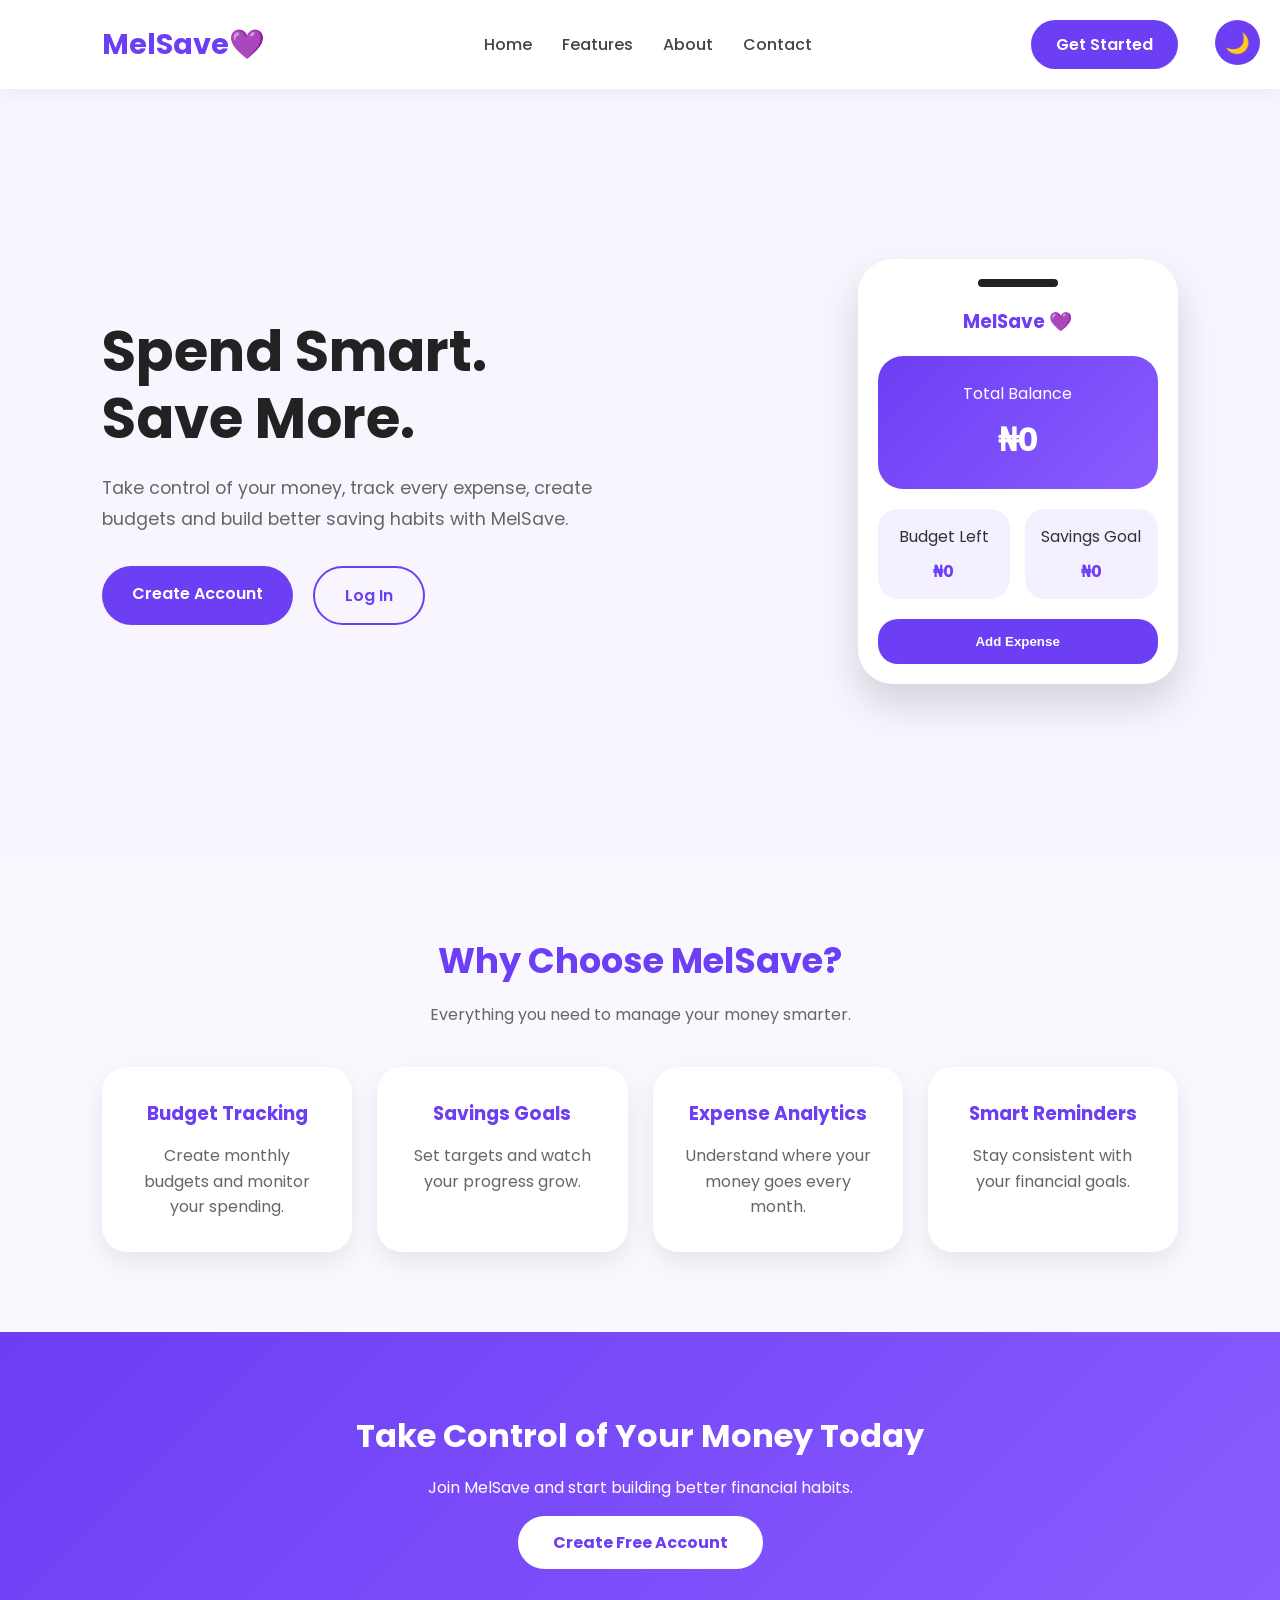
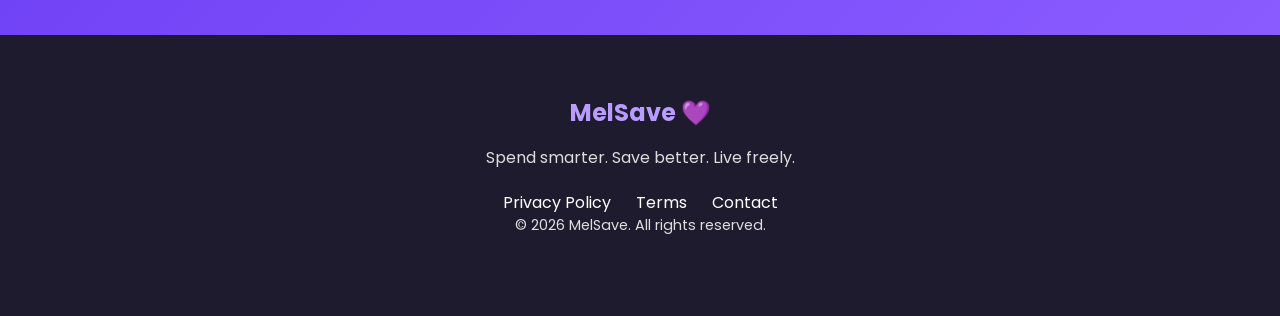
<file: index.html>
<!DOCTYPE html>
<html lang="en">

<head>

<meta charset="UTF-8">

<meta name="viewport" content="width=device-width, initial-scale=1.0">

<title>MelSave | Spend Smart. Save More.</title>

<link rel="stylesheet" href="style.css">


<link rel="preconnect" href="https://fonts.googleapis.com">

<link rel="preconnect" href="https://fonts.gstatic.com" crossorigin>

<link href="https://fonts.googleapis.com/css2?family=Poppins:wght@300;400;500;600;700&display=swap" rel="stylesheet">

</head>


<body>


<div class="theme-switch">

<button id="themeToggle">
🌙
</button>

</div>



<header>

<nav class="navbar">


<div class="logo">

<h2>
MelSave💜
</h2>

</div>



<ul class="nav-links">

<li>
<a href="#">
Home
</a>
</li>


<li>
<a href="#features">
Features
</a>
</li>


<li>
<a href="#about">
About
</a>
</li>


<li>
<a href="#contact">
Contact
</a>
</li>


</ul>



<a href="signup.html" class="btn">
Get Started
</a>


</nav>

</header>





<section class="hero">


<div class="hero-text">


<h1>
Spend Smart.<br>
Save More.
</h1>


<p>
Take control of your money, track every expense,
create budgets and build better saving habits with MelSave.
</p>



<div class="hero-buttons">


<a href="signup.html" class="primary-btn">
Create Account
</a>


<a href="login.html" class="secondary-btn">
Log In
</a>


</div>


</div>





<div class="hero-image">


<div class="phone">


<div class="phone-top"></div>



<div class="phone-screen">


<h3>
MelSave 💜
</h3>



<div class="balance-card">


<p>
Total Balance
</p>


<h2>
₦0
</h2>


</div>





<div class="mini-cards">


<div class="card">

<p>
Budget Left
</p>

<h4>
₦0
</h4>

</div>



<div class="card">

<p>
Savings Goal
</p>

<h4>
₦0
</h4>

</div>


</div>




<button>
Add Expense
</button>



</div>


</div>


</div>


</section>







<section class="features" id="features">


<h2>
Why Choose MelSave?
</h2>



<p class="features-subtitle">

Everything you need to manage your money smarter.

</p>



<div class="features-grid">


<div class="feature-card">

<h3>
Budget Tracking
</h3>

<p>
Create monthly budgets and monitor your spending.
</p>

</div>



<div class="feature-card">

<h3>
Savings Goals
</h3>

<p>
Set targets and watch your progress grow.
</p>

</div>




<div class="feature-card">

<h3>
Expense Analytics
</h3>

<p>
Understand where your money goes every month.
</p>

</div>




<div class="feature-card">

<h3>
Smart Reminders
</h3>

<p>
Stay consistent with your financial goals.
</p>

</div>



</div>


</section>







<section class="cta" id="about">


<h2>
Take Control of Your Money Today
</h2>


<p>

Join MelSave and start building better financial habits.

</p>



<a href="signup.html" class="cta-btn">

Create Free Account

</a>


</section>








<footer class="footer" id="contact">


<h2>
MelSave 💜
</h2>



<p>
Spend smarter. Save better. Live freely.
</p>




<div class="footer-links">


<a href="#">
Privacy Policy
</a>


<a href="#">
Terms
</a>


<a href="#">
Contact
</a>


</div>




<p class="copyright">

© 2026 MelSave. All rights reserved.

</p>



</footer>





<script src="script.js"></script>


</body>

  </html>
</file>
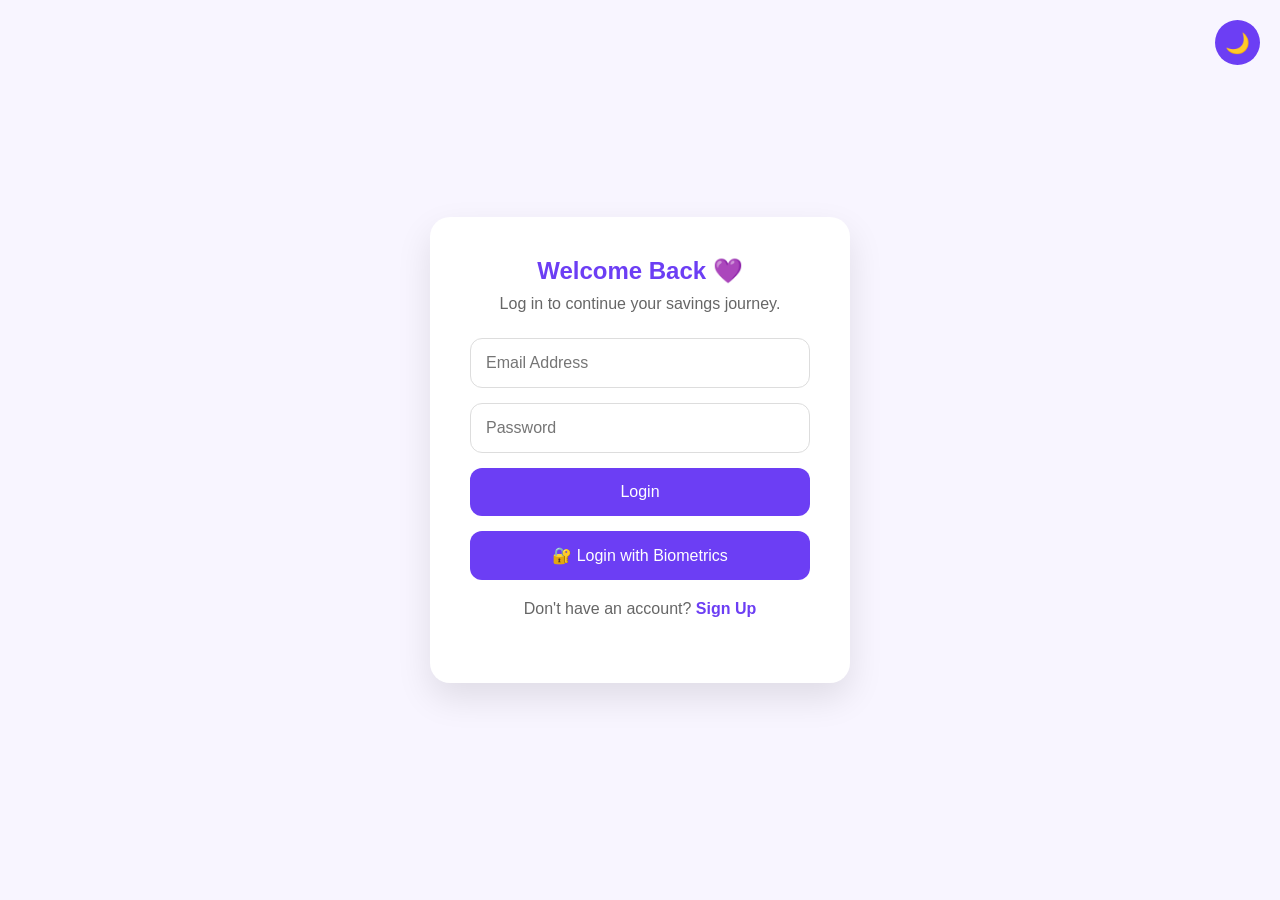
<file: login.html>
<!DOCTYPE html>
<html lang="en">
<head>
    <meta charset="UTF-8">
    <meta name="viewport" content="width=device-width, initial-scale=1.0">
    <title>Login | MelSave</title>
    <link rel="stylesheet" href="style.css">
</head>
<body>
    <div id="header"></div>
    <div class="theme-switch">

<button id="themeToggle">
🌙
</button>

</div>
<section class="login-page">
    <div class="login-box">
        <h1>Welcome Back 💜</h1>
        <p>Log in to continue your savings journey.</p>
        <form id="loginForm">
            <input 
            type="email" 
            placeholder="Email Address" 
            required>
            <input 
            type="password" 
            placeholder="Password" 
            required>
            <button type="submit">
                Login
            </button>
            <button 
type="button" 
id="biometricBtn" 
class="biometric-btn">

🔐 Login with Biometrics

</button>
        </form>
        <p class="signup-link">
            Don't have an account?
            <a href="signup.html">Sign Up</a>
        </p>
    </div>
</section>
<script src="script.js"></script>
</body>
</html>
</file>
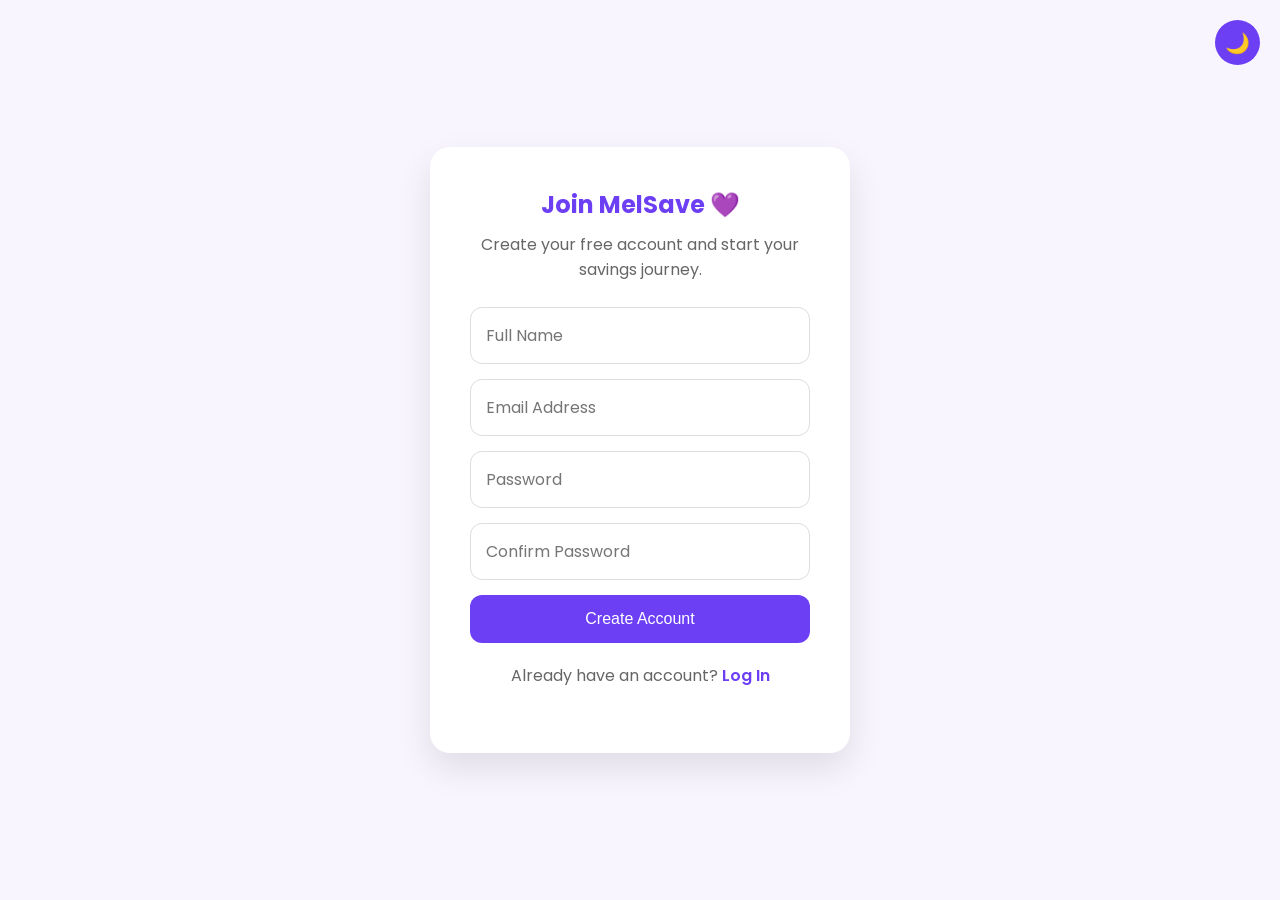
<file: signup.html>
<!DOCTYPE html>
<html lang="en">
<head>
    <meta charset="UTF-8">
    <meta name="viewport" content="width=device-width, initial-scale=1.0">
    <title>Create Account | MelSave</title>
    <link rel="stylesheet" href="style.css">
    <link rel="preconnect" href="https://fonts.googleapis.com">
    <link rel="preconnect" href="https://fonts.gstatic.com" crossorigin>
    <link href="https://fonts.googleapis.com/css2?family=Poppins:wght@300;400;500;600;700&display=swap" rel="stylesheet">
</head>
<body>
    <div id="header"></div>
    <div class="theme-switch">

<button id="themeToggle">
🌙
</button>

</div>
<div id="notification" class="notification"></div>
<section class="signup-page">
    <div class="signup-box">
        <h1>Join MelSave 💜</h1>
        <p>Create your free account and start your savings journey.</p>
        <form id="signupForm">
            <input type="text" placeholder="Full Name" required>
            <input type="email" placeholder="Email Address" required>
            <input type="password" placeholder="Password" required>
            <input type="password" placeholder="Confirm Password" required>
            <button type="submit">Create Account</button>
        </form>
        <p class="login-link">
            Already have an account?
            <a href="login.html">Log In</a>
        </p>
    </div>
</section>
<script>
console.log("Signup page loaded");
</script>
<script src="script.js"></script>
</body>
</html>
</file>
<file: style.css>
*{
margin:0;
padding:0;
box-sizing:border-box;
}

html{
scroll-behavior:smooth;
}

body{
font-family:'Poppins',sans-serif;
background:#f8f5ff;
color:#333;
overflow-x:hidden;
}


.navbar{

display:flex;
justify-content:space-between;
align-items:center;
padding:20px 8%;
background:white;
box-shadow:0 5px 15px rgba(0,0,0,0.05);

}


.logo h2{

color:#6C3EF4;
font-size:1.8rem;

}



.nav-links{

display:flex;
gap:30px;
list-style:none;

}


.nav-links a{

text-decoration:none;
color:#444;
font-weight:500;

}


.nav-links a:hover{

color:#6C3EF4;

}



.btn{

background:#6C3EF4;
color:white;
padding:12px 25px;
border-radius:30px;
text-decoration:none;
font-weight:600;
transition:.3s;

}


.btn:hover{

transform:translateY(-3px);
box-shadow:0 10px 20px rgba(108,62,244,.3);

}




/* THEME BUTTON */


.theme-switch{

position:fixed;
right:20px;
top:20px;
z-index:1000;

}


#themeToggle{

width:45px;
height:45px;
border-radius:50%;
border:none;
background:#6C3EF4;
color:white;
font-size:20px;
cursor:pointer;

}




/* HERO */


.hero{

min-height:85vh;
display:flex;
align-items:center;
justify-content:space-between;
padding:60px 8%;
gap:50px;

}


.hero-text{

max-width:550px;

}


.hero-text h1{

font-size:3.5rem;
line-height:1.2;
color:#222;
margin-bottom:20px;

}


.hero-text p{

color:#666;
line-height:1.8;
font-size:1.1rem;

}



.hero-buttons{

display:flex;
gap:20px;
margin-top:30px;

}



.primary-btn,
.secondary-btn{

padding:15px 30px;
border-radius:30px;
text-decoration:none;
font-weight:600;
transition:.3s;

}


.primary-btn{

background:#6C3EF4;
color:white;

}


.secondary-btn{

border:2px solid #6C3EF4;
color:#6C3EF4;

}


.primary-btn:hover,
.secondary-btn:hover{

transform:translateY(-5px);

}
.hero-image{

display:flex;
justify-content:center;

}


.phone{

width:320px;
background:white;
padding:20px;
border-radius:35px;
box-shadow:0 20px 40px rgba(0,0,0,0.15);
animation:floatPhone 4s infinite ease-in-out;

}


@keyframes floatPhone{

0%{
transform:translateY(0);
}

50%{
transform:translateY(-10px);
}

100%{
transform:translateY(0);
}

}



.phone-top{

width:80px;
height:8px;
background:#222;
border-radius:20px;
margin:auto auto 20px;

}



.phone-screen{

display:flex;
flex-direction:column;
gap:20px;

}



.phone-screen h3{

text-align:center;
color:#6C3EF4;

}



.balance-card{

background:linear-gradient(135deg,#6C3EF4,#8A5CFF);
color:white;
padding:25px;
border-radius:25px;
text-align:center;

}



.balance-card h2{

font-size:2rem;
margin-top:10px;

}



.mini-cards{

display:flex;
gap:15px;

}



.card{

flex:1;
background:#f4f0ff;
padding:15px;
border-radius:20px;
text-align:center;

}



.card h4{

color:#6C3EF4;
margin-top:10px;

}





.phone-screen button{

background:#6C3EF4;
color:white;
border:none;
padding:15px;
border-radius:20px;
font-weight:600;
cursor:pointer;

}




/* FEATURES */


.features{

padding:80px 8%;
text-align:center;
background:#faf8ff;

}



.features h2{

font-size:2.2rem;
color:#6C3EF4;
margin-bottom:15px;

}



.features-subtitle{

color:#666;
margin-bottom:40px;

}



.features-grid{

display:grid;
grid-template-columns:repeat(4,1fr);
gap:25px;

}




.feature-card{

background:white;
padding:30px;
border-radius:25px;
box-shadow:0 10px 25px rgba(0,0,0,.08);
cursor:pointer;
transition:.3s;
border:2px solid transparent;

}



.feature-card:hover{

transform:translateY(-10px);
border-color:#6C3EF4;
box-shadow:0 15px 35px rgba(108,62,244,.25);

}



.feature-card h3{

color:#6C3EF4;
margin-bottom:15px;

}



.feature-card p{

color:#666;
line-height:1.6;

}





/* CTA */


.cta{

background:linear-gradient(135deg,#6C3EF4,#8A5CFF);
color:white;
text-align:center;
padding:80px 8%;

}



.cta h2{

font-size:2rem;
margin-bottom:15px;

}



.cta p{

margin-bottom:30px;

}



.cta-btn{

background:white;
color:#6C3EF4;
padding:15px 35px;
border-radius:30px;
text-decoration:none;
font-weight:bold;

}
.footer{

width:100%;
background:#1f1b2e;
color:white;
padding:60px 8%;
text-align:center;
display:flex;
flex-direction:column;
align-items:center;

}



.footer h2{

color:#b89cff;
margin-bottom:15px;

}



.footer p{

color:#ddd;
margin-bottom:20px;

}



.footer-links{

display:flex;
justify-content:center;
align-items:center;
gap:25px;
flex-wrap:wrap;

}



.footer-links a{

color:white;
text-decoration:none;
transition:.3s;

}



.footer-links a:hover{

color:#b89cff;

}



.copyright{

font-size:.9rem;

}




/* DARK MODE */


body.dark-mode{

background:#121212;
color:white;

}



body.dark-mode .navbar,
body.dark-mode .features,
body.dark-mode .phone,
body.dark-mode .card,
body.dark-mode .feature-card{

background:#1e1e1e;
color:white;

}



body.dark-mode .hero-text h1,
body.dark-mode .hero-text p,
body.dark-mode .features-subtitle,
body.dark-mode .feature-card p{

color:white;

}



body.dark-mode .nav-links a{

color:#ddd;

}



body.dark-mode .secondary-btn{

color:white;

}



body.dark-mode .card{

background:#2a2a2a;

}




/* NOTIFICATION */


.notification{

position:fixed;
top:20px;
right:20px;
background:white;
color:#6C3EF4;
padding:15px 25px;
border-radius:15px;
box-shadow:0 10px 25px rgba(0,0,0,.15);
opacity:0;
transform:translateY(-20px);
transition:.3s;
z-index:1000;

}



.notification.show{

opacity:1;
transform:translateY(0);

}





/* MOBILE */


@media(max-width:900px){


.navbar{

flex-direction:column;
gap:20px;

}


.nav-links{

flex-wrap:wrap;
justify-content:center;

}



.hero{

flex-direction:column;
text-align:center;

}



.hero-text h1{

font-size:2.5rem;

}



.hero-buttons{

justify-content:center;

}



.features-grid{

grid-template-columns:1fr;

}



.phone{

width:280px;

}


}



@media(max-width:500px){


.hero-buttons{

flex-direction:column;

}



.primary-btn,
.secondary-btn{

width:100%;
text-align:center;

}



.footer-links{

flex-direction:column;

}


  }
/* SIGNUP PAGE */

.signup-page{
    min-height:100vh;
    display:flex;
    justify-content:center;
    align-items:center;
    background:#f8f5ff;
    padding:20px;
}

.signup-box{
    background:white;
    width:100%;
    max-width:420px;
    padding:40px;
    border-radius:20px;
    box-shadow:0 10px 30px rgba(0,0,0,.1);
    text-align:center;
}

.signup-box h1{
    color:#6C3EF4;
    margin-bottom:10px;
}

.signup-box p{
    color:#666;
    margin-bottom:20px;
}

#signupForm{
    display:flex;
    flex-direction:column;
    gap:15px;
}

#signupForm input{
    padding:15px;
    border:1px solid #ddd;
    border-radius:12px;
    font-size:16px;
    font-family:'Poppins',sans-serif;
}

#signupForm button{
    padding:15px;
    background:#6C3EF4;
    color:white;
    border:none;
    border-radius:12px;
    font-size:16px;
    cursor:pointer;
    transition:.3s;
}

#signupForm button:hover{
    background:#5a31d4;
}

.login-link{
    margin-top:20px;
}

.login-link a{
    color:#6C3EF4;
    text-decoration:none;
    font-weight:600;
}
/* ==========================
   AUTH PAGES
========================== */

.signup-page,
.login-page{
    min-height:100vh;
    display:flex;
    justify-content:center;
    align-items:center;
    padding:30px;
    background:#f8f5ff;
}

.signup-box,
.login-box{
    width:100%;
    max-width:420px;
    background:#fff;
    padding:40px;
    border-radius:20px;
    box-shadow:0 15px 35px rgba(0,0,0,.1);
    text-align:center;
}

.signup-box h1,
.login-box h1{
    color:#6C3EF4;
    margin-bottom:10px;
}

.signup-box p,
.login-box p{
    color:#666;
    margin-bottom:25px;
}

#signupForm,
#loginForm{
    display:flex;
    flex-direction:column;
    gap:15px;
}

#signupForm input,
#loginForm input{
    padding:15px;
    border:1px solid #ddd;
    border-radius:12px;
    outline:none;
    font-size:16px;
    font-family:'Poppins',sans-serif;
}

#signupForm input:focus,
#loginForm input:focus{
    border-color:#6C3EF4;
}

#signupForm button,
#loginForm button{
    padding:15px;
    border:none;
    border-radius:12px;
    background:#6C3EF4;
    color:#fff;
    font-size:16px;
    cursor:pointer;
    transition:.3s;
}

#signupForm button:hover,
#loginForm button:hover{
    background:#5930d9;
}

.login-link,
.signup-link{
    margin-top:20px;
}

.login-link a,
.signup-link a{
    color:#6C3EF4;
    text-decoration:none;
    font-weight:600;
}

/* ==========================
   DASHBOARD
========================== */

.dashboard{
    max-width:1100px;
    margin:40px auto;
    padding:20px;
}

.dashboard h1{
    color:#6C3EF4;
    margin-bottom:25px;
}

.dashboard-cards{
    display:grid;
    grid-template-columns:repeat(auto-fit,minmax(220px,1fr));
    gap:20px;
}

.dashboard-card{
    background:#fff;
    border-radius:18px;
    padding:25px;
    box-shadow:0 10px 25px rgba(0,0,0,.08);
}

.dashboard-card h3{
    color:#666;
    margin-bottom:10px;
}

.dashboard-card h2{
    color:#6C3EF4;
}

/* ==========================
   PROFILE
========================== */

.profile-page{
    display:flex;
    justify-content:center;
    padding:40px 20px;
}

.profile-box{
    width:100%;
    max-width:500px;
    background:#fff;
    padding:35px;
    border-radius:20px;
    box-shadow:0 15px 35px rgba(0,0,0,.08);
}

.profile-box h2{
    color:#6C3EF4;
    margin-bottom:20px;
}

.profile-box input{
    width:100%;
    padding:15px;
    margin-bottom:15px;
    border:1px solid #ddd;
    border-radius:12px;
}

.profile-box button{
    width:100%;
    padding:15px;
    background:#6C3EF4;
    color:#fff;
    border:none;
    border-radius:12px;
    cursor:pointer;
}

/* ==========================
   SAVINGS
========================== */

.savings-page{
    max-width:900px;
    margin:40px auto;
    padding:20px;
}

.goal-card{
    background:#fff;
    border-radius:20px;
    padding:25px;
    box-shadow:0 10px 25px rgba(0,0,0,.08);
    margin-bottom:20px;
}

.progress{
    width:100%;
    height:12px;
    background:#ddd;
    border-radius:20px;
    overflow:hidden;
    margin-top:15px;
}

.progress span{
    display:block;
    height:100%;
    width:60%;
    background:#6C3EF4;
}

/* ==========================
   TABLES
========================== */

table{
    width:100%;
    border-collapse:collapse;
    background:#fff;
    border-radius:15px;
    overflow:hidden;
}

th{
    background:#6C3EF4;
    color:white;
}

th,
td{
    padding:15px;
    text-align:left;
}

tr:nth-child(even){
    background:#f5f5f5;
}

/* ==========================
   MOBILE
========================== */

@media(max-width:768px){

.signup-box,
.login-box,
.profile-box{
    padding:25px;
}

.dashboard{
    padding:15px;
}

.dashboard h1{
    text-align:center;
}

}
</file>
